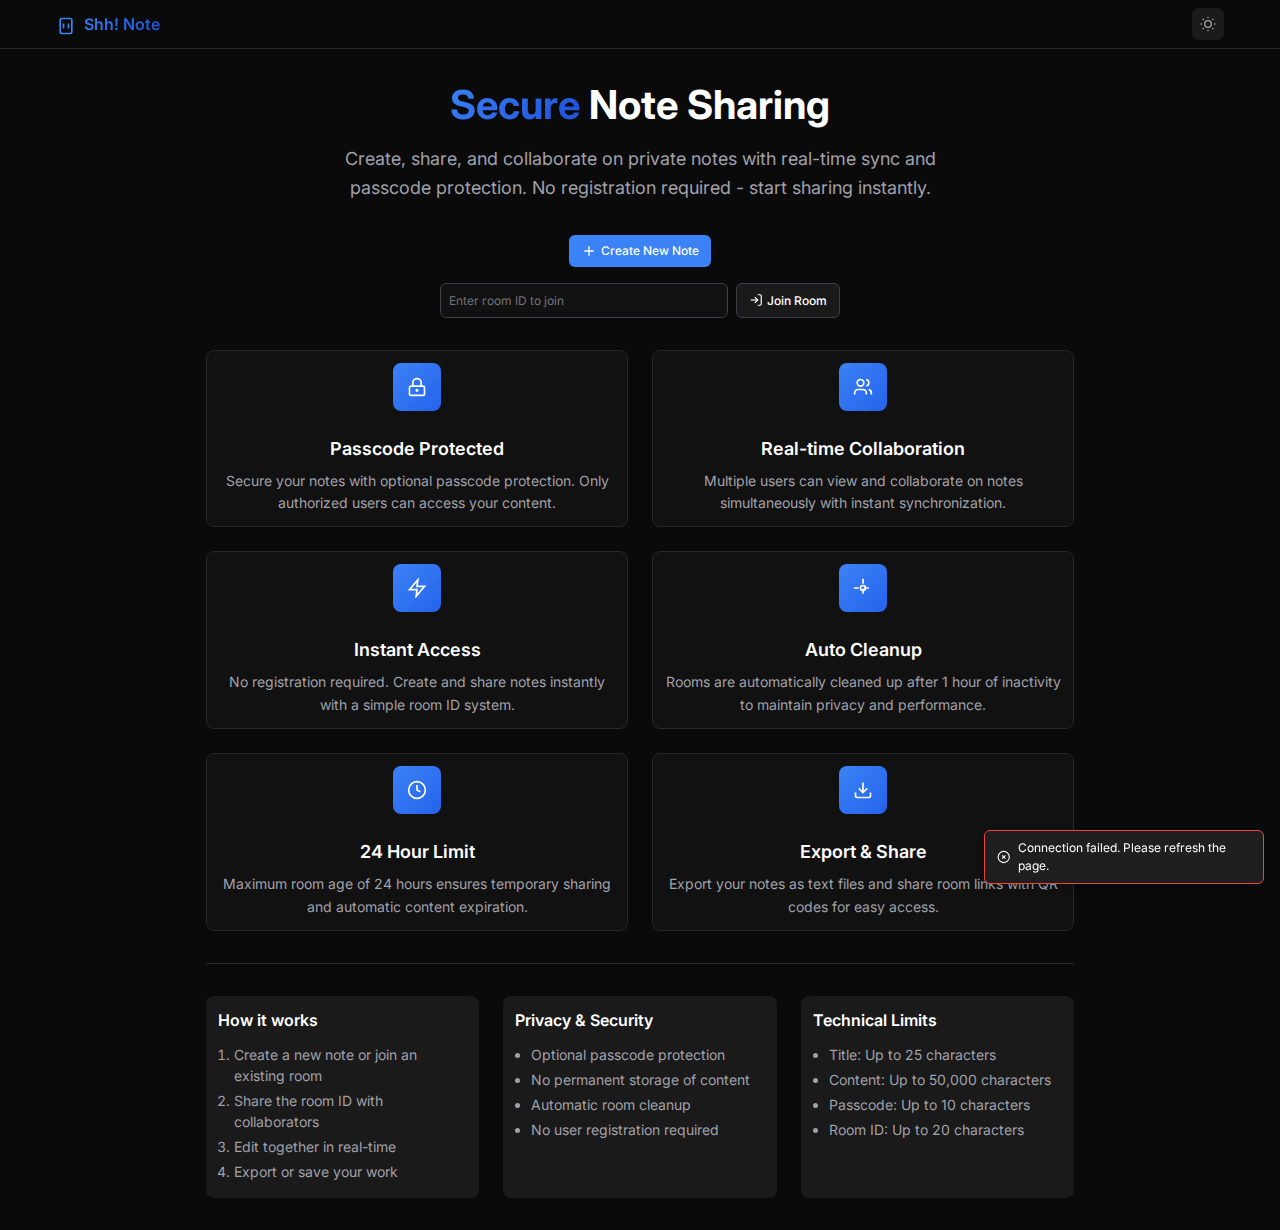
<file: index.html>
<!DOCTYPE html>
<html lang="en">

<head>
    <meta charset="UTF-8">
    <meta name="viewport" content="width=device-width, initial-scale=1.0">
    <title>Shh! Note - Secure Private Note Sharing</title>
    <meta name="description" content="Share private notes securely with real-time collaboration. Create encrypted notes, share with passcode protection, and collaborate instantly. No registration required.">
    <meta name="keywords" content="private notes, secure sharing, real-time collaboration, encrypted notes, temporary notes, anonymous sharing">
    <meta name="author" content="ShhNote">
    <meta name="robots" content="index, follow">
    <meta property="og:title" content="Shh! Note - Secure Private Note Sharing">
    <meta property="og:description" content="Share private notes securely with real-time collaboration. Create encrypted notes with passcode protection.">
    <meta property="og:type" content="website">
    <meta property="og:url" content="https://shh.letnote.in">
    <meta property="og:site_name" content="ShhNote">
    <meta property="og:locale" content="en_US">
    <meta name="twitter:card" content="summary_large_image">
    <meta name="twitter:title" content="Shh! Note - Secure Private Note Sharing">
    <meta name="twitter:description" content="Share private notes securely with real-time collaboration. Create encrypted notes with passcode protection.">
    <link rel="icon" type="image/svg+xml" href="data:image/svg+xml,%3Csvg xmlns='http://www.w3.org/2000/svg' viewBox='0 0 24 24' fill='none' stroke='%236366f1' stroke-width='2'%3E%3Cpath d='M9 9v6m6-6v6m4-10v14a2 2 0 0 1-2 2H7a2 2 0 0 1-2-2V5a2 2 0 0 1 2-2h10a2 2 0 0 1 2 2'/%3E%3C/svg%3E">
    <link rel="preconnect" href="https://fonts.googleapis.com">
    <link rel="preconnect" href="https://fonts.gstatic.com" crossorigin>
    <link href="https://fonts.googleapis.com/css2?family=Inter:wght@300;400;500;600;700&display=swap" rel="stylesheet">
    <link rel="stylesheet" href="./styles.css">
    <script type="application/ld+json">
    {
        "@context": "https://schema.org",
        "@type": "WebApplication",
        "name": "Shh! Note",
        "description": "Secure private note sharing with real-time collaboration",
        "url": "https://shh.letnote.in",
        "applicationCategory": "ProductivityApplication",
        "operatingSystem": "Any",
        "offers": {
            "@type": "Offer",
            "price": "0",
            "priceCurrency": "USD"
        }
    }
    </script>
</head>

<body>
    <div id="loading-screen" class="loading-screen">
        <div class="loading-content">
            <div class="loading-icon">
                <svg width="24" height="24" viewBox="0 0 24 24" fill="none" stroke="currentColor" stroke-width="2"><path d="M9 9v6m6-6v6m4-10v14a2 2 0 0 1-2 2H7a2 2 0 0 1-2-2V5a2 2 0 0 1 2-2h10a2 2 0 0 1 2 2" /></svg>
            </div>
            <div class="loading-text">Loading...</div>
        </div>
    </div>

    <div id="app" class="app-container">
        <header class="header">
            <div class="header-content">
                <div class="brand">
                    <div class="brand-icon">
                        <svg width="20" height="20" viewBox="0 0 24 24" fill="none" stroke="currentColor" stroke-width="2"><path d="M9 9v6m6-6v6m4-10v14a2 2 0 0 1-2 2H7a2 2 0 0 1-2-2V5a2 2 0 0 1 2-2h10a2 2 0 0 1 2 2" /></svg>
                    </div>
                    <span class="brand-text">Shh! Note</span>
                </div>
                <div class="header-actions">
                    <button id="theme-toggle" class="icon-btn" title="Toggle theme">
                        <svg id="theme-icon" width="16" height="16" viewBox="0 0 24 24" fill="none" stroke="currentColor" stroke-width="2"><circle cx="12" cy="12" r="5" /><line x1="12" y1="1" x2="12" y2="3" /><line x1="12" y1="21" x2="12" y2="23" /><line x1="4.22" y1="4.22" x2="5.64" y2="5.64" /><line x1="18.36" y1="18.36" x2="19.78" y2="19.78" /><line x1="1" y1="12" x2="3" y2="12" /><line x1="21" y1="12" x2="23" y2="12" /><line x1="4.22" y1="19.78" x2="5.64" y2="18.36" /><line x1="18.36" y1="5.64" x2="19.78" y2="4.22" /></svg>
                    </button>
                </div>
            </div>
        </header>

        <section id="home-section" class="section active">
            <div class="container">
                <div class="hero-section">
                    <div class="hero-header">
                        <h1 class="hero-title">
                            <span class="gradient-text">Secure</span> Note Sharing
                        </h1>
                        <p class="hero-description">
                            Create, share, and collaborate on private notes with real-time sync and passcode protection.
                            No registration required - start sharing instantly.
                        </p>
                    </div>
                    <div class="hero-actions">
                        <button id="create-note-btn" class="btn btn-primary btn-large">
                            <svg width="16" height="16" viewBox="0 0 24 24" fill="none" stroke="currentColor" stroke-width="2"><path d="M12 5v14M5 12h14" /></svg>
                            Create New Note
                        </button>
                        <div class="join-form">
                            <input type="text" id="room-id-input" placeholder="Enter room ID to join" maxlength="20">
                            <button id="join-room-btn" class="btn btn-secondary">
                                <svg width="14" height="14" viewBox="0 0 24 24" fill="none" stroke="currentColor" stroke-width="2"><path d="M15 3h4a2 2 0 0 1 2 2v14a2 2 0 0 1-2 2h-4" /><polyline points="10,17 15,12 10,7" /><path d="M15 12H3" /></svg>
                                Join Room
                            </button>
                        </div>
                    </div>
                    <div class="features-grid">
                        <div class="feature-card">
                            <div class="feature-icon">
                                <svg width="20" height="20" viewBox="0 0 24 24" fill="none" stroke="currentColor" stroke-width="2"><rect x="3" y="11" width="18" height="11" rx="2" ry="2" /><circle cx="12" cy="16" r="1" /><path d="M7 11V7a5 5 0 0 1 10 0v4" /></svg>
                            </div>
                            <h3>Passcode Protected</h3>
                            <p>Secure your notes with optional passcode protection. Only authorized users can access your content.</p>
                        </div>
                        <div class="feature-card">
                            <div class="feature-icon">
                                <svg width="20" height="20" viewBox="0 0 24 24" fill="none" stroke="currentColor" stroke-width="2"><path d="M16 21v-2a4 4 0 0 0-4-4H6a4 4 0 0 0-4 4v2" /><circle cx="9" cy="7" r="4" /><path d="M22 21v-2a4 4 0 0 0-3-3.87" /><path d="M16 3.13a4 4 0 0 1 0 7.75" /></svg>
                            </div>
                            <h3>Real-time Collaboration</h3>
                            <p>Multiple users can view and collaborate on notes simultaneously with instant synchronization.</p>
                        </div>
                        <div class="feature-card">
                            <div class="feature-icon">
                                <svg width="20" height="20" viewBox="0 0 24 24" fill="none" stroke="currentColor" stroke-width="2"><path d="M13 2L3 14h9l-1 8 10-12h-9l1-8z" /></svg>
                            </div>
                            <h3>Instant Access</h3>
                            <p>No registration required. Create and share notes instantly with a simple room ID system.</p>
                        </div>
                        <div class="feature-card">
                            <div class="feature-icon">
                                <svg width="20" height="20" viewBox="0 0 24 24" fill="none" stroke="currentColor" stroke-width="2"><circle cx="12" cy="12" r="3" /><path d="M12 1v6m0 6v6" /><path d="M1 12h6m6 0h6" /></svg>
                            </div>
                            <h3>Auto Cleanup</h3>
                            <p>Rooms are automatically cleaned up after 1 hour of inactivity to maintain privacy and performance.</p>
                        </div>
                        <div class="feature-card">
                            <div class="feature-icon">
                                <svg width="20" height="20" viewBox="0 0 24 24" fill="none" stroke="currentColor" stroke-width="2"><circle cx="12" cy="12" r="10" /><polyline points="12,6 12,12 16,14" /></svg>
                            </div>
                            <h3>24 Hour Limit</h3>
                            <p>Maximum room age of 24 hours ensures temporary sharing and automatic content expiration.</p>
                        </div>
                        <div class="feature-card">
                            <div class="feature-icon">
                                <svg width="20" height="20" viewBox="0 0 24 24" fill="none" stroke="currentColor" stroke-width="2"><path d="M21 15v4a2 2 0 0 1-2 2H5a2 2 0 0 1-2-2v-4" /><polyline points="7,10 12,15 17,10" /><line x1="12" y1="15" x2="12" y2="3" /></svg>
                            </div>
                            <h3>Export & Share</h3>
                            <p>Export your notes as text files and share room links with QR codes for easy access.</p>
                        </div>
                    </div>
                    <div class="additional-info">
                        <div class="info-section">
                            <h3>How it works</h3>
                            <ol>
                                <li>Create a new note or join an existing room</li>
                                <li>Share the room ID with collaborators</li>
                                <li>Edit together in real-time</li>
                                <li>Export or save your work</li>
                            </ol>
                        </div>
                        <div class="info-section">
                            <h3>Privacy & Security</h3>
                            <ul>
                                <li>Optional passcode protection</li>
                                <li>No permanent storage of content</li>
                                <li>Automatic room cleanup</li>
                                <li>No user registration required</li>
                            </ul>
                        </div>
                        <div class="info-section">
                            <h3>Technical Limits</h3>
                            <ul>
                                <li>Title: Up to 25 characters</li>
                                <li>Content: Up to 50,000 characters</li>
                                <li>Passcode: Up to 10 characters</li>
                                <li>Room ID: Up to 20 characters</li>
                            </ul>
                        </div>
                    </div>
                </div>
            </div>
        </section>

        <section id="room-section" class="section">
            <div class="container">
                <div class="room-layout">
                    <div class="room-header">
                        <div class="room-info">
                            <input type="text" id="note-title" placeholder="Untitled Note" maxlength="25">
                            <div class="room-meta">
                                <div class="room-id-container">
                                    <span id="room-id-display" class="room-id"></span>
                                    <span id="lock-icon" class="lock-icon" style="display: none;"></span>
                                </div>
                                <span id="viewer-count" class="viewer-count">
                                    <svg width="12" height="12" viewBox="0 0 24 24" fill="none" stroke="currentColor" stroke-width="2"><path d="M1 12s4-8 11-8 11 8 11 8-4 8-11 8-11-8-11-8z" /><circle cx="12" cy="12" r="3" /></svg>
                                    <span>0</span>
                                </span>
                            </div>
                        </div>
                        <div class="room-actions">
                            <button id="share-btn" class="icon-btn" title="Share">
                                <svg width="14" height="14" viewBox="0 0 24 24" fill="none" stroke="currentColor" stroke-width="2"><circle cx="18" cy="5" r="3" /><circle cx="6" cy="12" r="3" /><circle cx="18" cy="19" r="3" /><line x1="8.59" y1="13.51" x2="15.42" y2="17.49" /><line x1="15.41" y1="6.51" x2="8.59" y2="10.49" /></svg>
                            </button>
                            <button id="export-btn" class="icon-btn" title="Export">
                                <svg width="14" height="14" viewBox="0 0 24 24" fill="none" stroke="currentColor" stroke-width="2"><path d="M21 15v4a2 2 0 0 1-2 2H5a2 2 0 0 1-2-2v-4" /><polyline points="7,10 12,15 17,10" /><line x1="12" y1="15" x2="12" y2="3" /></svg>
                            </button>
                            <button id="edit-btn" class="btn btn-sm">
                                <svg width="12" height="12" viewBox="0 0 24 24" fill="none" stroke="currentColor" stroke-width="2"><path d="M11 4H4a2 2 0 0 0-2 2v14a2 2 0 0 0 2 2h14a2 2 0 0 0 2-2v-7" /><path d="M18.5 2.5a2.121 2.121 0 0 1 3 3L12 15l-4 1 1-4 9.5-9.5z" /></svg>
                                Edit
                            </button>
                            <button id="home-btn" class="icon-btn" title="Home">
                                <svg width="14" height="14" viewBox="0 0 24 24" fill="none" stroke="currentColor" stroke-width="2"><path d="M3 9l9-7 9 7v11a2 2 0 0 1-2 2H5a2 2 0 0 1-2-2z" /><polyline points="9,22 9,12 15,12 15,22" /></svg>
                            </button>
                        </div>
                    </div>
                    <div class="editor-container">
                        <div class="editor-status">
                            <div class="status-left">
                                <div class="status-indicator" id="status-indicator"></div>
                                <span id="status-text">Read-only</span>
                            </div>
                            <div class="status-right">
                                <span id="char-count">0 words / 0 chars</span>
                            </div>
                        </div>
                        <div class="editor-wrapper">
                            <textarea id="note-content" placeholder="Start typing your note here..." readonly spellcheck="true" maxlength="50000"></textarea>
                        </div>
                        <div class="editor-footer">
                            <div class="editor-tools">
                                <button id="clear-btn" class="tool-btn danger" title="Clear" style="display: none;">
                                    <svg width="12" height="12" viewBox="0 0 24 24" fill="none" stroke="currentColor" stroke-width="2"><polyline points="3,6 5,6 21,6" /><path d="M19,6v14a2,2,0,0,1-2,2H7a2,2,0,0,1-2-2V6m3,0V4a2,2,0,0,1,2-2h4a2,2,0,0,1,2,2V6" /></svg>
                                </button>
                                <button id="tts-btn" class="tool-btn" title="Read aloud" style="display: none;">
                                    <svg width="12" height="12" viewBox="0 0 24 24" fill="none" stroke="currentColor" stroke-width="2"><polygon points="11 5 6 9 2 9 2 15 6 15 11 19 11 5" /></svg>
                                </button>
                            </div>
                        </div>
                    </div>
                    <div class="room-footer">
                        <span id="room-creation-time" class="creation-time"></span>
                    </div>
                </div>
            </div>
        </section>
    </div>

    <div id="create-modal" class="modal">
        <div class="modal-content">
            <div class="modal-header">
                <h3>Create Note</h3>
                <button class="modal-close" data-modal="create-modal">
                    <svg width="14" height="14" viewBox="0 0 24 24" fill="none" stroke="currentColor" stroke-width="2"><line x1="18" y1="6" x2="6" y2="18" /><line x1="6" y1="6" x2="18" y2="18" /></svg>
                </button>
            </div>
            <div class="modal-body">
                <div class="form-group">
                    <label for="note-passcode">Passcode (optional)</label>
                    <input type="password" id="note-passcode" placeholder="Enter passcode" maxlength="10">
                    <small>Leave empty for public access</small>
                </div>
            </div>
            <div class="modal-footer">
                <button id="confirm-create-btn" class="btn btn-primary">Create</button>
            </div>
        </div>
    </div>

    <div id="passcode-modal" class="modal">
        <div class="modal-content">
            <div class="modal-header">
                <h3>Enter Passcode</h3>
            </div>
            <div class="modal-body">
                <div class="form-group">
                    <label for="room-passcode">This note is protected</label>
                    <input type="password" id="room-passcode" placeholder="Enter passcode" maxlength="10">
                </div>
            </div>
            <div class="modal-footer">
                <button id="cancel-passcode-btn" class="btn btn-secondary">Cancel</button>
                <button id="submit-passcode-btn" class="btn btn-primary">Access</button>
            </div>
        </div>
    </div>

    <div id="share-modal" class="modal">
        <div class="modal-content share-modal">
            <div class="modal-header">
                <h3>Share Note</h3>
                <button class="modal-close" data-modal="share-modal">
                    <svg width="14" height="14" viewBox="0 0 24 24" fill="none" stroke="currentColor" stroke-width="2"><line x1="18" y1="6" x2="6" y2="18" /><line x1="6" y1="6" x2="18" y2="18" /></svg>
                </button>
            </div>
            <div class="modal-body">
                <div class="share-content">
                    <div class="qr-section">
                        <div id="qr-code" class="qr-code"></div>
                        <p class="qr-label">Scan to open</p>
                    </div>
                    <div class="link-section">
                        <input type="text" id="share-link" readonly>
                        <button id="copy-link-btn" class="btn btn-sm">Copy</button>
                    </div>
                </div>
            </div>
        </div>
    </div>

    <div id="confirm-modal" class="modal">
        <div class="modal-content">
            <div class="modal-header">
                <h3 id="confirm-title">Confirm</h3>
            </div>
            <div class="modal-body">
                <p id="confirm-message">Are you sure?</p>
            </div>
            <div class="modal-footer">
                <button id="confirm-cancel-btn" class="btn btn-secondary">Cancel</button>
                <button id="confirm-action-btn" class="btn btn-danger">Confirm</button>
            </div>
        </div>
    </div>

    <div id="toast-container" class="toast-container"></div>

    <script src="https://cdn.socket.io/4.7.4/socket.io.min.js"></script>
    <script src="./app.js"></script>
</body>

</html>
</file>
<file: styles.css>
/* CSS Reset and Base Styles */
*,
*::before,
*::after {
    box-sizing: border-box;
    margin: 0;
    padding: 0;
}

:root {
    /* Compact Design System */
    --primary-50: #eff6ff;
    --primary-100: #dbeafe;
    --primary-500: #3b82f6;
    --primary-600: #2563eb;
    --primary-700: #1d4ed8;

    --success-500: #10b981;
    --warning-500: #f59e0b;
    --error-500: #ef4444;

    /* Compact Spacing */
    --space-1: 0.25rem;
    --space-2: 0.5rem;
    --space-3: 0.75rem;
    --space-4: 1rem;
    --space-6: 1.5rem;
    --space-8: 2rem;

    /* Compact Typography */
    --font-family: 'Inter', -apple-system, BlinkMacSystemFont, 'Segoe UI', Roboto, sans-serif;
    --font-size-xs: 0.75rem;
    --font-size-sm: 0.875rem;
    --font-size-base: 1rem;
    --font-size-lg: 1.125rem;
    --font-size-xl: 1.25rem;
    --font-size-2xl: 1.5rem;

    /* Compact Radius */
    --radius-sm: 0.25rem;
    --radius-md: 0.375rem;
    --radius-lg: 0.5rem;

    /* Compact Shadows */
    --shadow-sm: 0 1px 2px 0 rgb(0 0 0 / 0.05);
    --shadow-md: 0 4px 6px -1px rgb(0 0 0 / 0.1);
    --shadow-lg: 0 10px 15px -3px rgb(0 0 0 / 0.1);

    /* Transitions */
    --transition: 200ms ease;
}

/* Dark Theme (Default) */
:root {
    --bg-primary: #0a0a0a;
    --bg-secondary: #111111;
    --bg-tertiary: #1a1a1a;
    --bg-elevated: #1f1f1f;

    --text-primary: #ffffff;
    --text-secondary: #a1a1aa;
    --text-tertiary: #71717a;

    --border-primary: #27272a;
    --border-secondary: #3f3f46;
    --border-focus: var(--primary-500);

    --surface-hover: #2a2a2a;
    --surface-active: #333333;
}

/* Light Theme */
[data-theme="light"] {
    --bg-primary: #ffffff;
    --bg-secondary: #f8fafc;
    --bg-tertiary: #f1f5f9;
    --bg-elevated: #ffffff;

    --text-primary: #0f172a;
    --text-secondary: #475569;
    --text-tertiary: #64748b;

    --border-primary: #e2e8f0;
    --border-secondary: #cbd5e1;

    --surface-hover: #f8fafc;
    --surface-active: #f1f5f9;
}

/* Base Styles */
html {
    font-size: 16px;
    scroll-behavior: smooth;
}

body {
    font-family: var(--font-family);
    font-size: var(--font-size-sm);
    line-height: 1.5;
    color: var(--text-primary);
    background-color: var(--bg-primary);
    transition: background-color var(--transition), color var(--transition);
    -webkit-font-smoothing: antialiased;
    -moz-osx-font-smoothing: grayscale;
}

/* Loading Screen */
.loading-screen {
    position: fixed;
    top: 0;
    left: 0;
    width: 100%;
    height: 100%;
    background: var(--bg-primary);
    display: flex;
    align-items: center;
    justify-content: center;
    z-index: 9999;
    transition: opacity var(--transition);
}

.loading-screen.hidden {
    opacity: 0;
    pointer-events: none;
}

.loading-content {
    text-align: center;
}

.loading-icon {
    margin-bottom: var(--space-3);
    color: var(--primary-500);
    animation: pulse 2s infinite;
}

.loading-text {
    color: var(--text-secondary);
    font-size: var(--font-size-xs);
}

@keyframes pulse {

    0%,
    100% {
        opacity: 1;
    }

    50% {
        opacity: 0.5;
    }
}

/* App Container */
.app-container {
    min-height: 100vh;
    display: flex;
    flex-direction: column;
}

/* Compact Header */
.header {
    position: sticky;
    top: 0;
    z-index: 100;
    background: rgba(10, 10, 10, 0.9);
    backdrop-filter: blur(20px);
    border-bottom: 1px solid var(--border-primary);
    transition: all var(--transition);
}

[data-theme="light"] .header {
    background: rgba(255, 255, 255, 0.9);
}

.header-content {
    max-width: 1200px;
    margin: 0 auto;
    padding: var(--space-2) var(--space-4);
    display: flex;
    align-items: center;
    justify-content: space-between;
    min-height: 48px;
}

.brand {
    display: flex;
    align-items: center;
    gap: var(--space-2);
    font-weight: 600;
    font-size: var(--font-size-base);
}

.brand-icon {
    color: var(--primary-500);
}

.brand-icon svg {
    vertical-align: middle;
    display: inline-block;
}

.brand-text {
    background: linear-gradient(135deg, var(--primary-500), var(--primary-700));
    -webkit-background-clip: text;
    -webkit-text-fill-color: transparent;
    background-clip: text;
}

.header-actions {
    display: flex;
    align-items: center;
    gap: var(--space-2);
}

/* Sections */
.section {
    display: none;
    flex: 1;
}

.section.active {
    display: block;
}

.container {
    max-width: 900px;
    margin: 0 auto;
    padding: 0 var(--space-4);
}

/* Compact Hero Section */
.hero-section {
    padding: var(--space-8) 0;
}

.hero-header {
    text-align: center;
    margin-bottom: var(--space-8);
    max-width: 600px;
    margin-left: auto;
    margin-right: auto;
}

.hero-title {
    font-size: clamp(1.75rem, 4vw, 2.5rem);
    font-weight: 700;
    margin-bottom: var(--space-4);
    line-height: 1.2;
}

.gradient-text {
    background: linear-gradient(135deg, var(--primary-500), var(--primary-700));
    -webkit-background-clip: text;
    -webkit-text-fill-color: transparent;
    background-clip: text;
}

.hero-description {
    font-size: var(--font-size-lg);
    color: var(--text-secondary);
    margin-bottom: 0;
    line-height: 1.6;
}

.hero-actions {
    display: flex;
    flex-direction: column;
    align-items: center;
    gap: var(--space-4);
    margin-bottom: var(--space-8);
    max-width: 400px;
    margin-left: auto;
    margin-right: auto;
}

.btn-large {
    padding: var(--space-3) var(--space-6);
    font-size: var(--font-size-base);
    min-height: 44px;
}

.join-form {
    display: flex;
    gap: var(--space-2);
    width: 100%;
}

.join-form input {
    flex: 1;
}

/* Features Grid */
.features-grid {
    display: grid;
    grid-template-columns: repeat(auto-fit, minmax(280px, 1fr));
    gap: var(--space-6);
    margin-bottom: var(--space-8);
}

.feature-card {
    background: var(--bg-secondary);
    border: 1px solid var(--border-primary);
    border-radius: var(--radius-lg);
    padding: var(--space-3);
    text-align: center;
    transition: all var(--transition);
}

.feature-card:hover {
    transform: translateY(-2px);
    box-shadow: var(--shadow-lg);
    border-color: var(--primary-500);
}

.feature-icon {
    display: inline-flex;
    align-items: center;
    justify-content: center;
    width: 48px;
    height: 48px;
    background: linear-gradient(135deg, var(--primary-500), var(--primary-600));
    border-radius: var(--radius-lg);
    color: white;
    margin-bottom: var(--space-6);
}

.feature-card h3 {
    font-size: var(--font-size-lg);
    font-weight: 600;
    margin-bottom: var(--space-2);
    color: var(--text-primary);
}

.feature-card p {
    color: var(--text-secondary);
    line-height: 1.6;
    margin: 0;
}

/* Additional Info Section */
.additional-info {
    display: grid;
    grid-template-columns: repeat(auto-fit, minmax(250px, 1fr));
    gap: var(--space-6);
    margin-top: var(--space-8);
    padding-top: var(--space-8);
    border-top: 1px solid var(--border-primary);
}

.info-section {
    background: var(--bg-tertiary);
    border-radius: var(--radius-lg);
    padding: var(--space-3);
}

.info-section h3 {
    font-size: var(--font-size-base);
    font-weight: 600;
    margin-bottom: var(--space-3);
    color: var(--text-primary);
}

.info-section ol,
.info-section ul {
    margin: 0;
    padding-left: var(--space-4);
    color: var(--text-secondary);
}

.info-section li {
    margin-bottom: var(--space-1);
    line-height: 1.5;
}

/* Legacy feature styles for backward compatibility */
.feature {
    display: flex;
    align-items: center;
    gap: var(--space-1);
    font-size: var(--font-size-xs);
    color: var(--text-secondary);
    background-color: var(--bg-tertiary);
    padding: var(--space-2);
    border-radius: var(--radius-sm);
}

.feature svg {
    color: var(--primary-500);
}

/* Compact Room Layout */
.room-layout {
    padding: var(--space-4) 0;
    max-width: 800px;
    margin: 0 auto;
}

.room-header {
    display: flex;
    align-items: flex-start;
    justify-content: space-between;
    gap: var(--space-3);
    margin-bottom: var(--space-4);
    padding-bottom: var(--space-3);
    border-bottom: 1px solid var(--border-primary);
}

.room-info {
    flex: 1;
    min-width: 0;
}

.room-meta {
    display: flex;
    align-items: center;
    gap: var(--space-3);
    margin-top: var(--space-1);
    font-size: var(--font-size-xs);
    color: var(--text-secondary);
}

.room-id-container {
    display: flex;
    align-items: center;
    gap: var(--space-1);
}

.room-id {
    font-family: 'Monaco', 'Menlo', monospace;
    background: var(--bg-tertiary);
    padding: var(--space-1) var(--space-2);
    border-radius: var(--radius-sm);
    font-size: var(--font-size-xs);
}

.lock-icon {
    display: inline-flex;
    align-items: center;
    justify-content: center;
    color: var(--error-500);
    margin-left: var(--space-1);
}

.viewer-count {
    display: flex;
    align-items: center;
    gap: var(--space-1);
}

.room-actions {
    display: flex;
    align-items: center;
    gap: var(--space-1);
    flex-shrink: 0;
}

/* Compact Editor Container */
.editor-container {
    background: var(--bg-secondary);
    border: 1px solid var(--border-primary);
    border-radius: var(--radius-lg);
    overflow: hidden;
    box-shadow: var(--shadow-md);
}

.editor-status {
    display: flex;
    align-items: center;
    justify-content: space-between;
    padding: var(--space-2) var(--space-3);
    background: var(--bg-tertiary);
    border-bottom: 1px solid var(--border-primary);
    font-size: var(--font-size-xs);
    min-height: 36px;
}

.status-left {
    display: flex;
    align-items: center;
    gap: var(--space-2);
}

.status-indicator {
    width: 6px;
    height: 6px;
    border-radius: 50%;
    background: var(--error-500);
    transition: background-color var(--transition);
}

.status-indicator.editing {
    background: var(--success-500);
}

.status-right {
    color: var(--text-tertiary);
    font-size: var(--font-size-xs);
}

/* Room Footer */
.room-footer {
    margin-top: var(--space-4);
    text-align: center;
}

.creation-time {
    font-size: var(--font-size-xs);
    color: var(--text-tertiary);
    background: var(--bg-tertiary);
    padding: var(--space-1) var(--space-2);
    border-radius: var(--radius-sm);
    display: inline-block;
}

.editor-wrapper {
    position: relative;
}

#note-content {
    width: 100%;
    min-height: 300px;
    max-height: 500px;
    padding: var(--space-4);
    border: none;
    background: transparent;
    color: var(--text-primary);
    font-family: var(--font-family);
    font-size: var(--font-size-sm);
    line-height: 1.6;
    resize: none;
    outline: none;
    overflow-y: auto;
}

#note-content::placeholder {
    color: var(--text-tertiary);
}

#note-content:focus {
    background: var(--bg-primary);
}

#note-title {
    width: 100%;
    padding: 0 var(--space-2);
    border: none;
    background: transparent;
    color: var(--text-primary);
    font-size: var(--font-size-lg);
    font-weight: 600;
    outline: none;
}

#note-title::placeholder {
    color: var(--text-tertiary);
}

.editor-footer {
    display: flex;
    align-items: center;
    justify-content: flex-end;
    padding: var(--space-2) var(--space-3);
    background: var(--bg-tertiary);
    border-top: 1px solid var(--border-primary);
    min-height: 36px;
}

.editor-tools {
    display: flex;
    align-items: center;
    gap: var(--space-1);
}

/* Compact Buttons */
.btn {
    display: inline-flex;
    align-items: center;
    justify-content: center;
    gap: var(--space-1);
    padding: var(--space-2) var(--space-3);
    border: none;
    border-radius: var(--radius-md);
    font-family: inherit;
    font-size: var(--font-size-xs);
    font-weight: 500;
    text-decoration: none;
    cursor: pointer;
    transition: all var(--transition);
    white-space: nowrap;
    user-select: none;
    min-height: 32px;
}

.btn:disabled {
    opacity: 0.5;
    cursor: not-allowed;
}

.btn-primary {
    background: var(--primary-500);
    color: white;
}

.btn-primary:hover:not(:disabled) {
    background: var(--primary-600);
    transform: translateY(-1px);
    box-shadow: var(--shadow-md);
}

.btn-secondary {
    background: var(--bg-tertiary);
    color: var(--text-primary);
    border: 1px solid var(--border-secondary);
}

.btn-secondary:hover:not(:disabled) {
    background: var(--surface-hover);
    border-color: var(--border-focus);
}

.btn-danger {
    background: var(--error-500);
    color: white;
}

.btn-danger:hover:not(:disabled) {
    background: #dc2626;
}

.btn-sm {
    padding: var(--space-1) var(--space-2);
    font-size: var(--font-size-xs);
    min-height: 28px;
}

.icon-btn {
    display: inline-flex;
    align-items: center;
    justify-content: center;
    width: 32px;
    height: 32px;
    border: none;
    border-radius: var(--radius-md);
    background: var(--bg-tertiary);
    color: var(--text-secondary);
    cursor: pointer;
    transition: all var(--transition);
}

.icon-btn:hover {
    background: var(--surface-hover);
    color: var(--text-primary);
}

.tool-btn {
    display: inline-flex;
    align-items: center;
    justify-content: center;
    width: 28px;
    height: 28px;
    border: none;
    border-radius: var(--radius-sm);
    background: transparent;
    color: var(--text-tertiary);
    cursor: pointer;
    transition: all var(--transition);
}

.tool-btn:hover {
    background: var(--surface-hover);
    color: var(--text-primary);
}

.tool-btn.danger {
    color: var(--error-500);
}

.tool-btn.danger:hover {
    background: rgba(239, 68, 68, 0.1);
}

/* Compact Form Elements */
input[type="text"],
input[type="password"],
textarea {
    width: 100%;
    padding: var(--space-2);
    border: 1px solid var(--border-secondary);
    border-radius: var(--radius-md);
    background: var(--bg-secondary);
    color: var(--text-primary);
    font-family: inherit;
    font-size: var(--font-size-xs);
    transition: all var(--transition);
    min-height: 35px;
}

input[type="text"]:focus,
input[type="password"]:focus,
textarea:focus {
    outline: none;
    border-color: var(--border-focus);
    box-shadow: 0 0 0 2px rgba(59, 130, 246, 0.1);
}

input[type="text"]::placeholder,
input[type="password"]::placeholder,
textarea::placeholder {
    color: var(--text-tertiary);
}

/* Compact Modals */
.modal {
    position: fixed;
    top: 0;
    left: 0;
    width: 100%;
    height: 100%;
    background: rgba(0, 0, 0, 0.8);
    display: flex;
    align-items: center;
    justify-content: center;
    z-index: 1000;
    opacity: 0;
    visibility: hidden;
    transition: all var(--transition);
    backdrop-filter: blur(4px);
}

.modal.active {
    opacity: 1;
    visibility: visible;
}

.modal-content {
    background: var(--bg-elevated);
    border: 1px solid var(--border-primary);
    border-radius: var(--radius-lg);
    box-shadow: var(--shadow-lg);
    width: 90%;
    max-width: 400px;
    max-height: 90vh;
    overflow-y: auto;
    transform: scale(0.95);
    transition: transform var(--transition);
}

.modal.active .modal-content {
    transform: scale(1);
}

.modal-header {
    display: flex;
    align-items: center;
    justify-content: space-between;
    padding: var(--space-2) var(--space-4) var(--space-2);
    border-bottom: 1px solid var(--border-primary);
}

.modal-header h3 {
    font-size: var(--font-size-base);
    font-weight: 600;
    margin: 0;
}

.modal-close {
    display: flex;
    align-items: center;
    justify-content: center;
    width: 28px;
    height: 28px;
    border: none;
    border-radius: var(--radius-md);
    background: transparent;
    color: var(--text-secondary);
    cursor: pointer;
    transition: all var(--transition);
}

.modal-close:hover {
    background: var(--surface-hover);
    color: var(--text-primary);
}

.modal-body {
    padding: var(--space-3);
}

.modal-footer {
    display: flex;
    align-items: center;
    justify-content: flex-end;
    gap: var(--space-4);
    padding: var(--space-2) var(--space-4) var(--space-2);
    border-top: 1px solid var(--border-primary);
}

.form-group label {
    display: block;
    margin-bottom: var(--space-1);
    font-size: var(--font-size-xs);
    font-weight: 500;
    color: var(--text-primary);
}

.form-group small {
    display: block;
    margin-top: var(--space-1);
    font-size: var(--font-size-xs);
    color: var(--text-tertiary);
}

/* Compact Share Modal */
.share-modal {
    max-width: 320px;
}

.share-content {
    display: flex;
    flex-direction: column;
    gap: var(--space-4);
}

.qr-section {
    text-align: center;
}

.qr-code {
    display: inline-block;
    padding: var(--space-2);
    background: white;
    border-radius: var(--radius-md);
    margin-bottom: var(--space-2);
}

.qr-code img {
    display: block;
    width: 120px;
    height: 120px;
}

.qr-label {
    font-size: var(--font-size-xs);
    color: var(--text-secondary);
    margin: 0;
}

.link-section {
    display: flex;
    gap: var(--space-2);
}

.link-section input {
    flex: 1;
    font-family: 'Monaco', 'Menlo', monospace;
    font-size: var(--font-size-xs);
}

/* Compact Toast Notifications */
.toast-container {
    position: fixed;
    bottom: var(--space-4);
    right: var(--space-4);
    z-index: 2000;
    display: flex;
    flex-direction: column;
    gap: var(--space-2);
}

.toast {
    display: flex;
    align-items: center;
    gap: var(--space-2);
    padding: var(--space-2) var(--space-3);
    background: var(--bg-elevated);
    border: 1px solid var(--border-primary);
    border-radius: var(--radius-md);
    box-shadow: var(--shadow-md);
    font-size: var(--font-size-xs);
    max-width: 280px;
    animation: slideIn 0.3s ease;
}

.toast.success {
    border-color: var(--success-500);
}

.toast.error {
    border-color: var(--error-500);
}

.toast.warning {
    border-color: var(--warning-500);
}

@keyframes slideIn {
    from {
        transform: translateX(100%);
        opacity: 0;
    }

    to {
        transform: translateX(0);
        opacity: 1;
    }
}

/* Compact Scrollbar */
::-webkit-scrollbar {
    width: 6px;
    height: 6px;
}

::-webkit-scrollbar-track {
    background: var(--bg-secondary);
}

::-webkit-scrollbar-thumb {
    background: var(--border-secondary);
    border-radius: var(--radius-sm);
}

::-webkit-scrollbar-thumb:hover {
    background: var(--text-tertiary);
}

/* Selection Styling */
::selection {
    background: rgba(59, 130, 246, 0.3);
}

/* Compact Responsive Design */
@media (max-width: 768px) {
    .header-content {
        padding: var(--space-2) var(--space-3);
    }

    .container {
        padding: 0 var(--space-3);
    }

    .hero-section {
        padding: var(--space-6) 0;
    }

    .hero-title {
        font-size: 1.75rem;
    }

    .features-grid {
        grid-template-columns: 1fr;
        gap: var(--space-4);
    }

    .feature-card {
        padding: var(--space-3);
    }

    .additional-info {
        grid-template-columns: 1fr;
        gap: var(--space-4);
    }

    .room-header {
        flex-direction: column;
        align-items: stretch;
        gap: var(--space-3);
    }

    .room-actions {
        justify-content: end;
        flex-wrap: wrap;
    }

    .room-meta {
        flex-direction: row;
        align-items: center;
        gap: var(--space-2);
    }

    #note-content {
        min-height: 250px;
        padding: var(--space-3);
    }

    .modal-content {
        width: 95%;
        margin: var(--space-3);
    }

    .toast-container {
        bottom: var(--space-3);
        right: var(--space-3);
        left: var(--space-3);
    }

    .toast {
        max-width: none;
    }
}

@media (max-width: 480px) {
    .brand-text {
        display: none;
    }

    .hero-section {
        padding: var(--space-4) 0;
    }

    .hero-header {
        margin-bottom: var(--space-6);
    }

    .hero-actions {
        gap: var(--space-3);
    }

    .join-form {
        flex-direction: column;
    }

    .features-grid {
        gap: var(--space-3);
    }

    .feature-card {
        padding: var(--space-3);
    }

    .feature-icon {
        width: 40px;
        height: 40px;
        margin-bottom: var(--space-3);
    }

    .additional-info {
        margin-top: var(--space-6);
        padding-top: var(--space-6);
    }

    .room-actions {
        gap: var(--space-1);
    }

    .icon-btn {
        width: 28px;
        height: 28px;
    }

    #note-title {
        font-size: var(--font-size-base);
    }

    .editor-footer {
        flex-direction: column;
        align-items: stretch;
        gap: var(--space-2);
    }

    .share-modal {
        max-width: 280px;
    }

    .qr-code img {
        width: 100px;
        height: 100px;
    }
}

/* Print Styles */
@media print {

    .header,
    .room-actions,
    .editor-status,
    .editor-footer,
    .modal,
    .toast-container {
        display: none !important;
    }

    .editor-container {
        border: none;
        box-shadow: none;
    }

    #note-content {
        background: white !important;
        color: black !important;
    }
}

/* Accessibility */
@media (prefers-reduced-motion: reduce) {

    *,
    *::before,
    *::after {
        animation-duration: 0.01ms !important;
        animation-iteration-count: 1 !important;
        transition-duration: 0.01ms !important;
    }
}

/* Focus Styles */
.btn:focus-visible,
.icon-btn:focus-visible,
.tool-btn:focus-visible {
    outline: 2px solid var(--primary-500);
    outline-offset: 2px;
}

input:focus-visible,
textarea:focus-visible {
    outline: 2px solid var(--primary-500);
    outline-offset: 2px;
}
</file>
